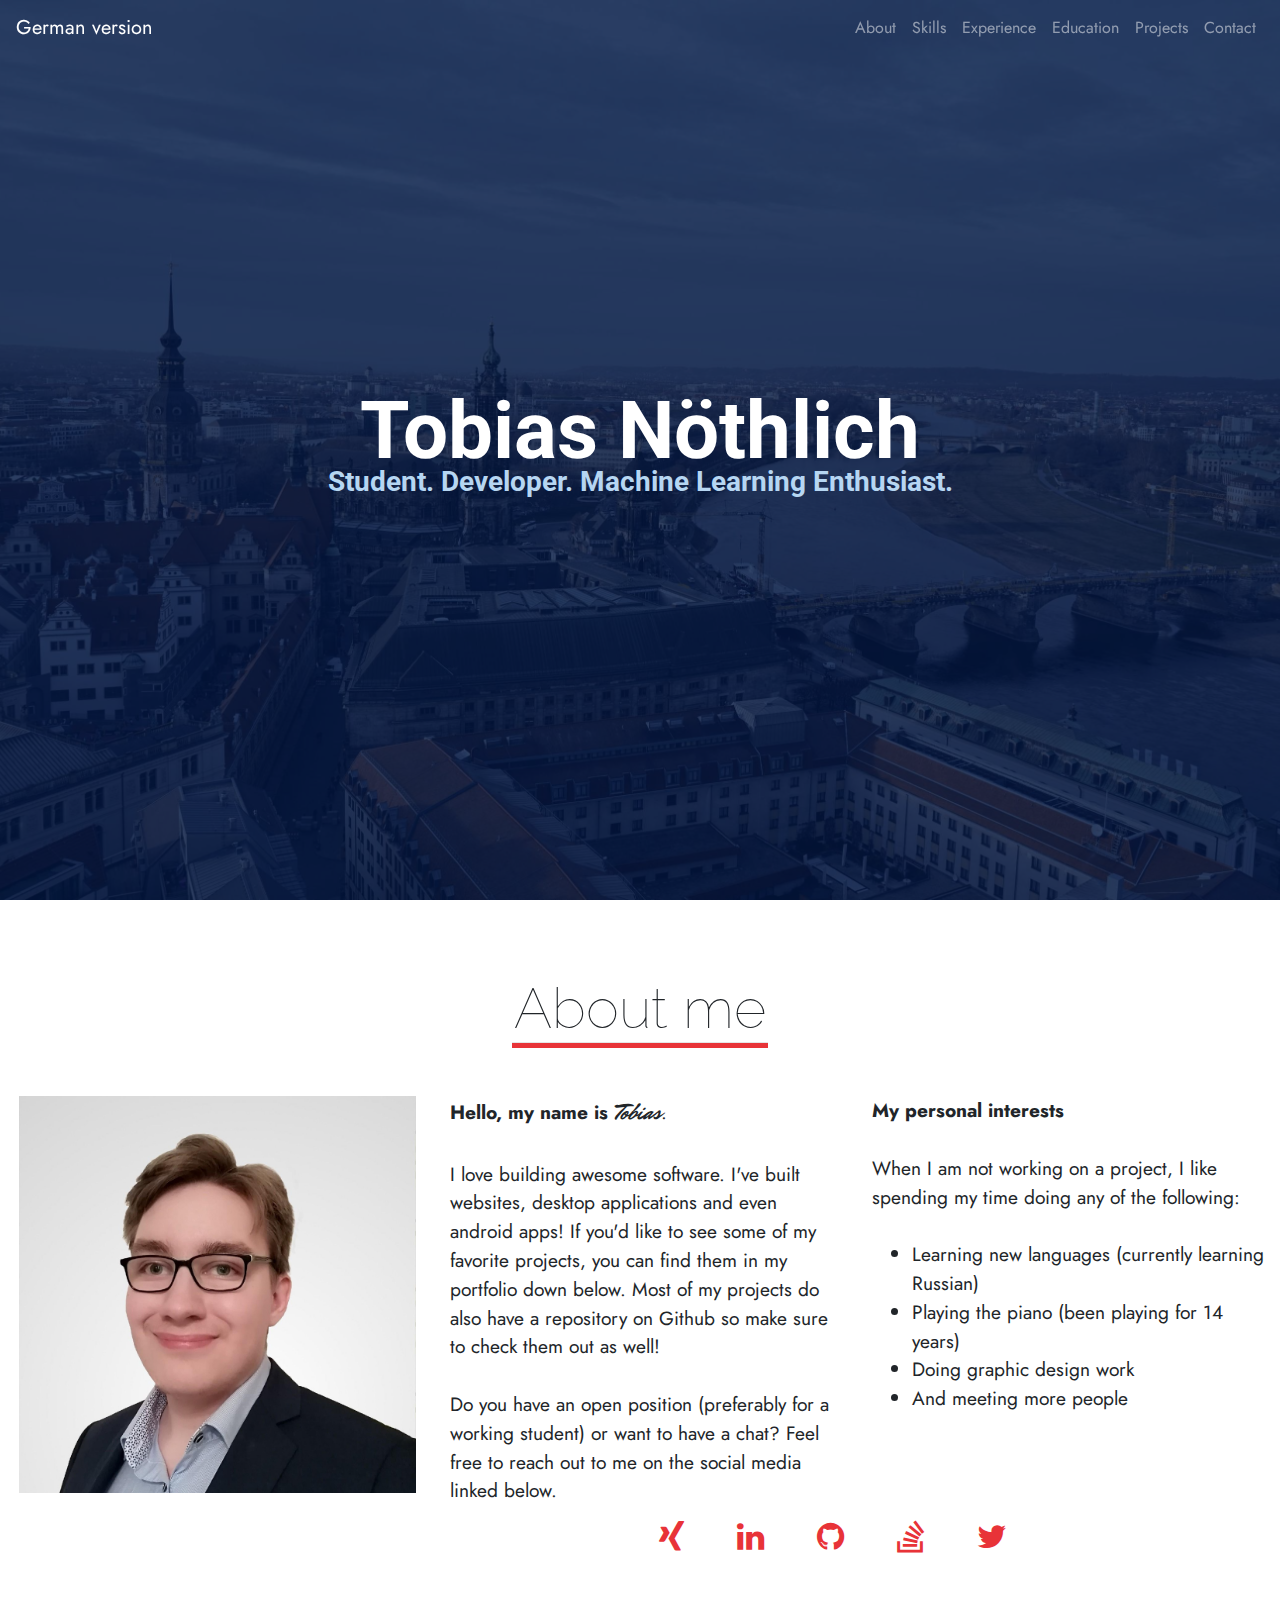
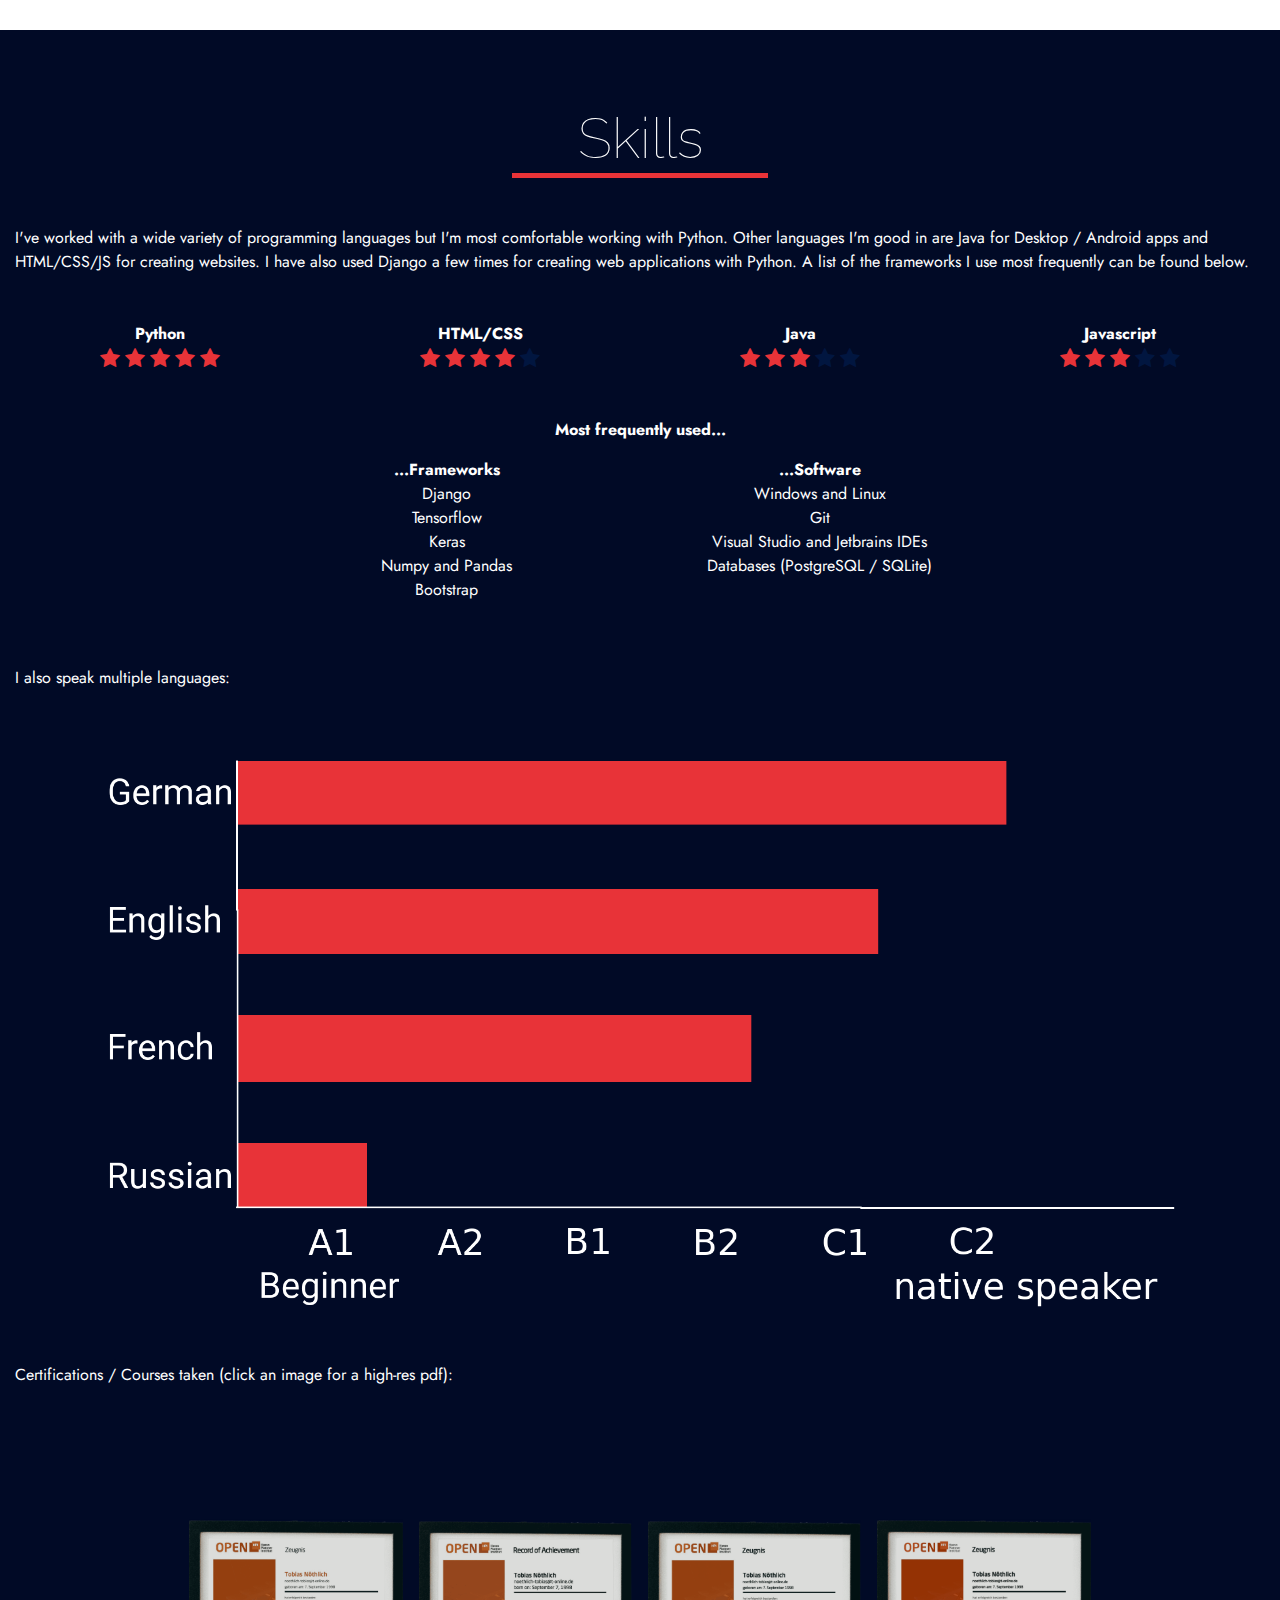
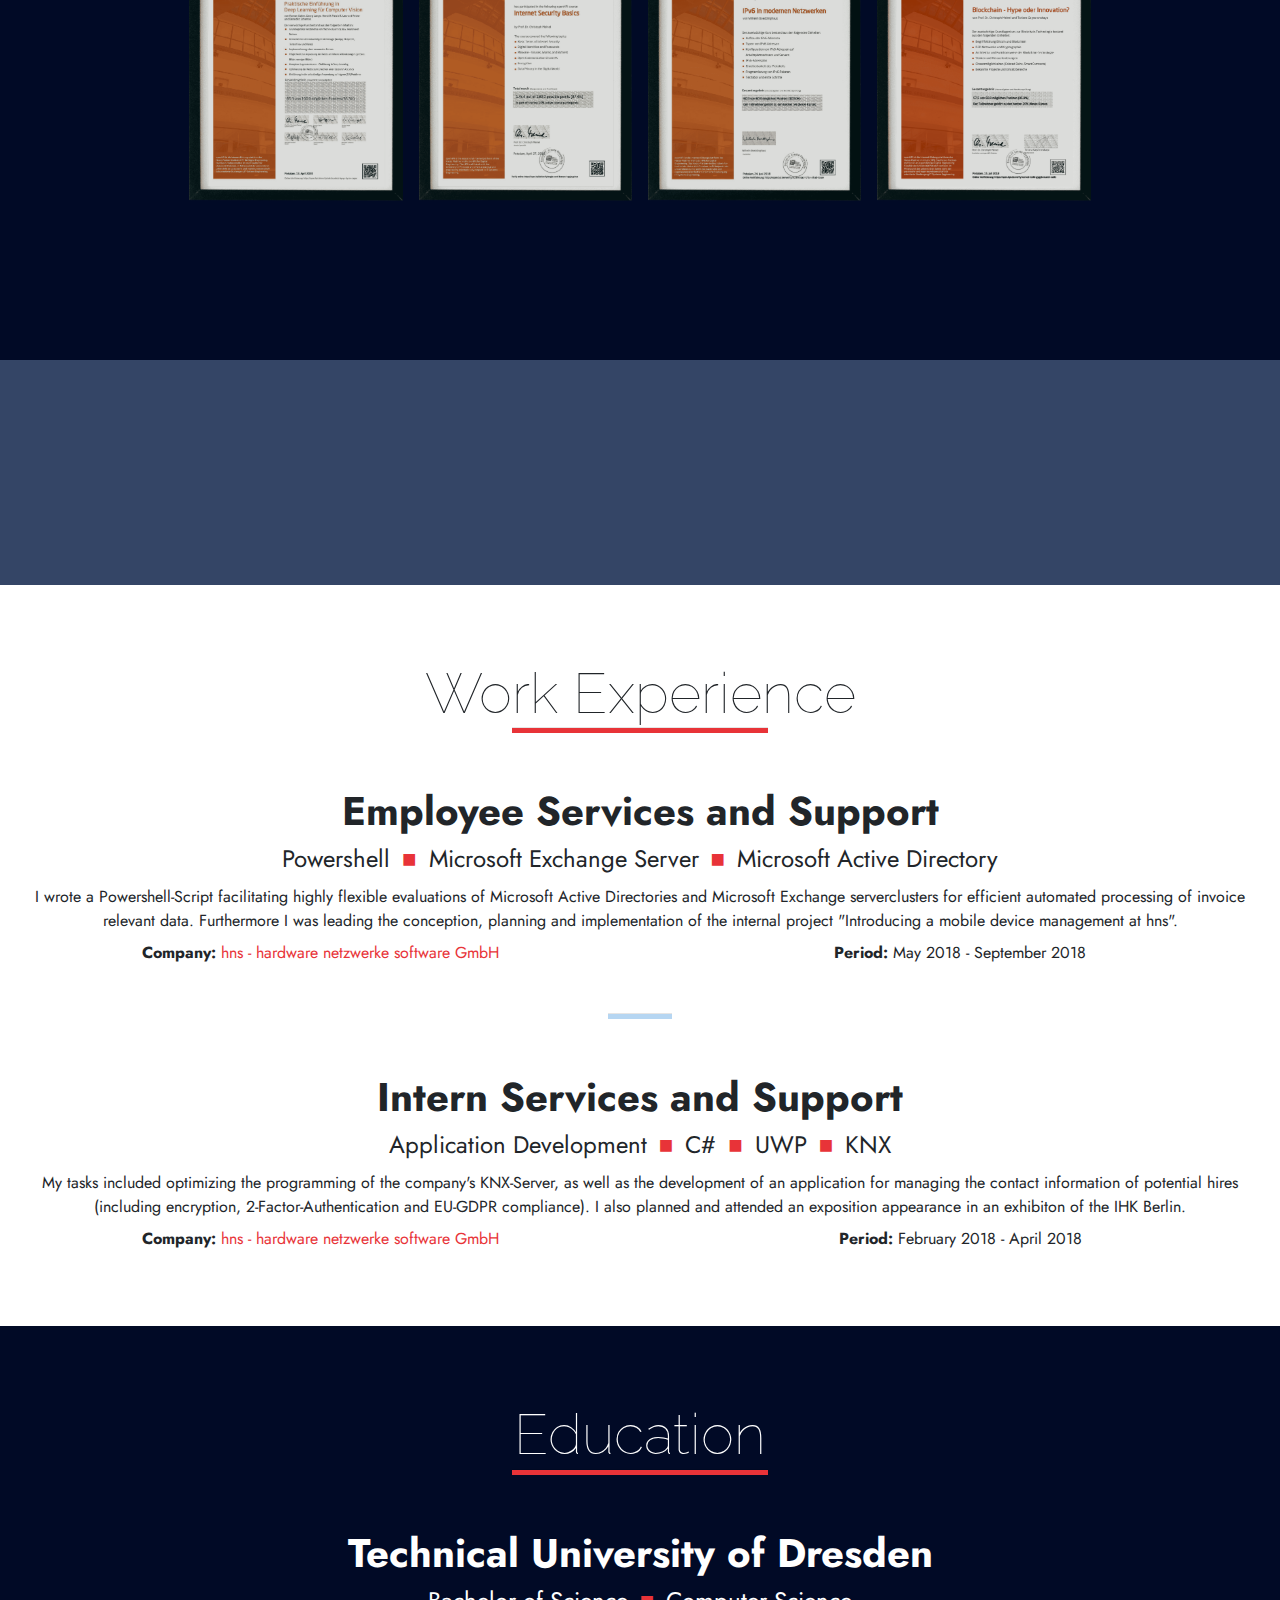
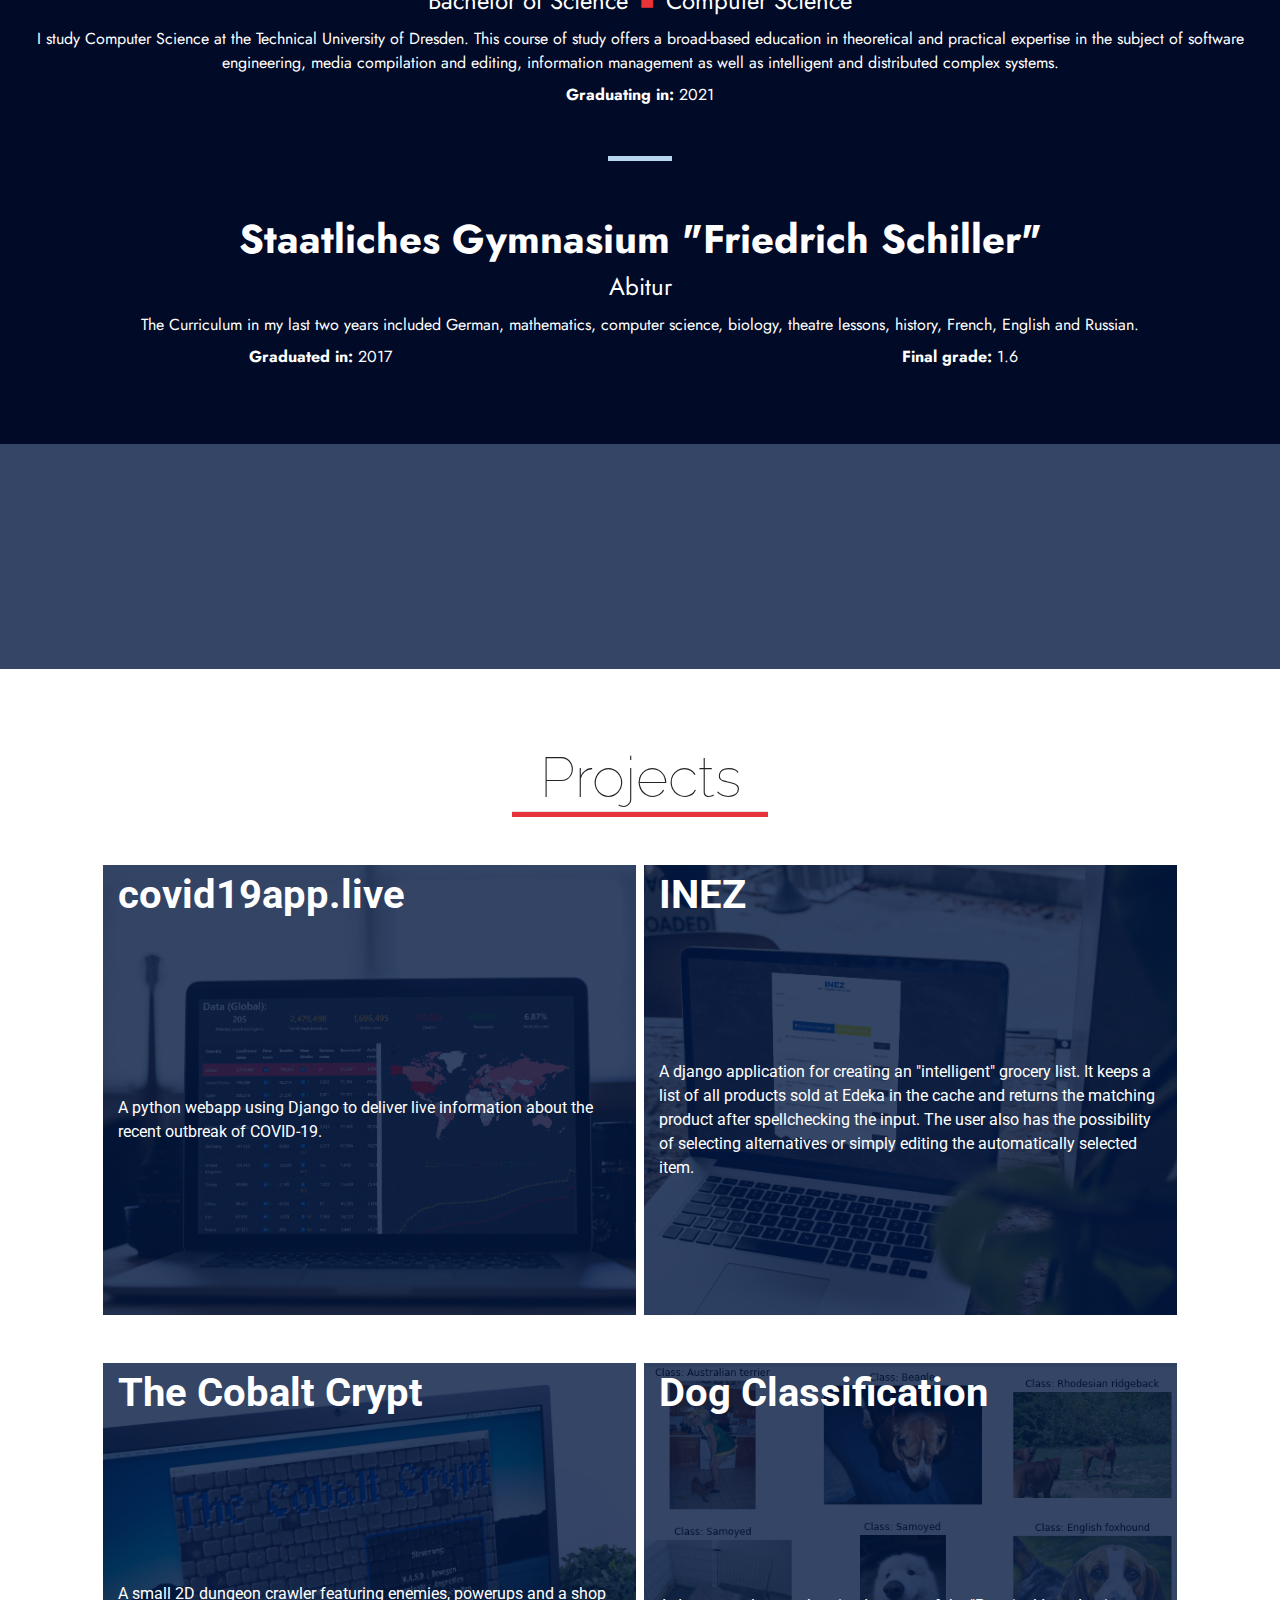
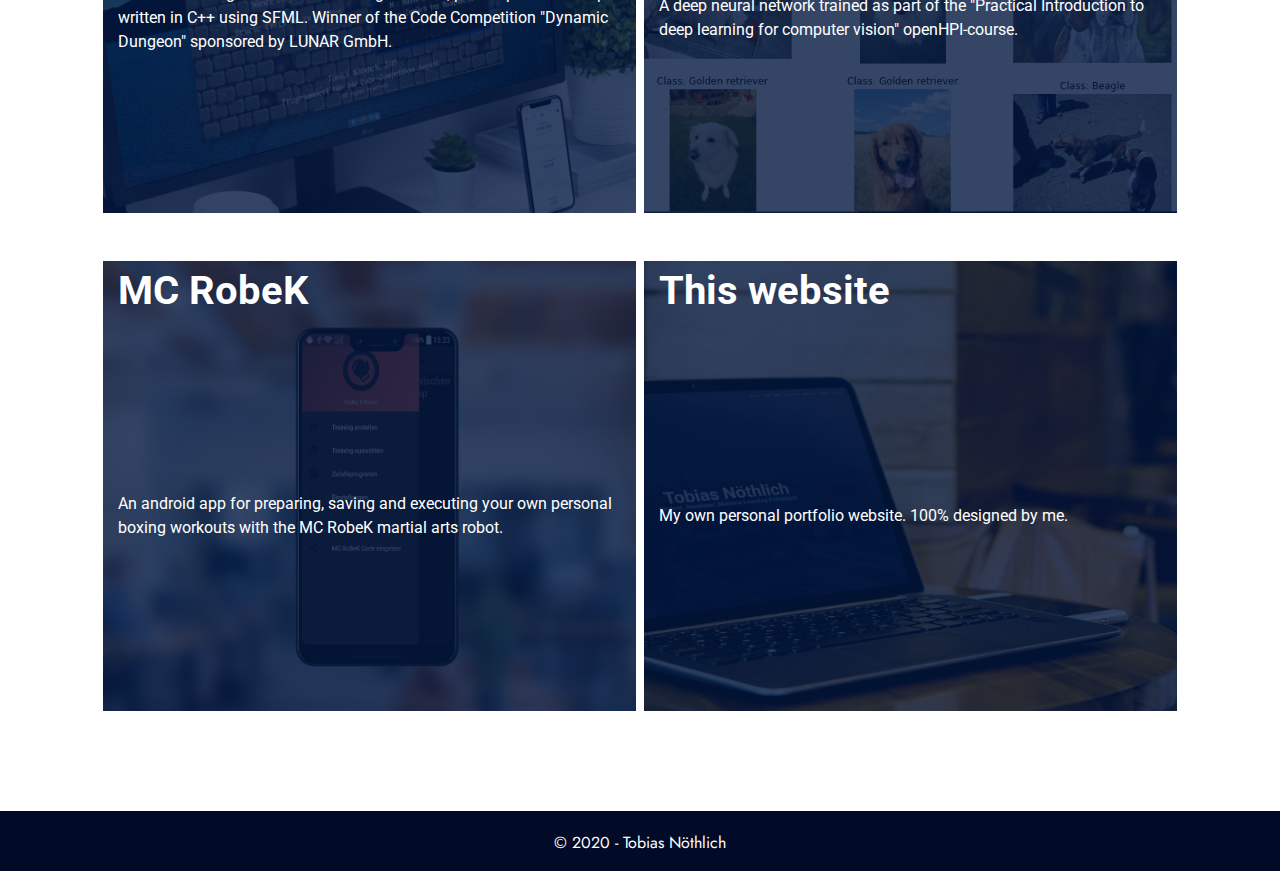
<file: index.html>
<!DOCTYPE html>
<html>
  <head>
    <title>Tobias Nöthlich</title>
    <meta charset="UTF-8">
    <meta name="viewport" content="width=device-width, initial-scale=1.0">
    <link href="https://fonts.googleapis.com/css2?family=Mr+Dafoe&family=Raleway:wght@100;200;300;400&family=Jost:ital,wght@0,400;0,500;0,600;0,700;1,400;1,500&family=Roboto:ital,wght@0,400;0,700;0,900;1,400&display=swap" rel="stylesheet">
    <link rel="stylesheet" href="https://stackpath.bootstrapcdn.com/bootstrap/4.4.1/css/bootstrap.min.css" integrity="sha384-Vkoo8x4CGsO3+Hhxv8T/Q5PaXtkKtu6ug5TOeNV6gBiFeWPGFN9MuhOf23Q9Ifjh" crossorigin="anonymous">
    <link rel="stylesheet" type="text/css" href="css/style.css" >
    <link rel="stylesheet" href="https://cdnjs.cloudflare.com/ajax/libs/font-awesome/4.7.0/css/font-awesome.min.css">
    <link rel="icon" href="favicon.ico">
    <meta name='robots' content='noindex,nofollow' />
  </head>
  <body>
    <nav class="navbar navbar-expand-sm navbar-dark fixed-top">
      <a class="navbar-brand text-white" href="index_de.html">German version</a>
      <button class="navbar-toggler" type="button" data-toggle="collapse" data-target="#navbarSupportedContent" aria-controls="navbarSupportedContent" aria-expanded="false" aria-label="Toggle navigation">
        <span class="navbar-toggler-icon"></span>
      </button>

      <div class="collapse navbar-collapse" id="navbarSupportedContent">
        <ul class="nav navbar-nav ml-auto">
          <li class="nav-item">
            <a class="nav-link" href="#about">About</a>
          </li>
          <li class="nav-item">
            <a class="nav-link" href="#skills">Skills</a>
          </li>
          <li class="nav-item">
            <a class="nav-link" href="#experience">Experience</a>
          </li>
          <li class="nav-item">
            <a class="nav-link" href="#education">Education</a>
          </li>
          <li class="nav-item">
            <a class="nav-link" href="#projects">Projects</a>
          </li>
          <li class="nav-item">
            <a class="nav-link" href="#contact">Contact</a>
          </li>
        </ul>
      </div>
    </nav>
    <noscript>
      <div class="container-fluid">
        <input type="checkbox" name="Confirm">
        <div class="modal">
          <div class="content">
            <h2 class="text-center">Javascript disabled!</h2>
            <p>This site relies on Javascript solely for selected visual effects. Please consider enabling it so everything works as expected.</p>
            <p>Instructions how to do that in your browser can be found <a style="color: #FFF;text-decoration: underline;" href="https://www.enable-javascript.com/">here</a>.</p>
            <p class="w-100 text-center">X</p>
          </div>
        </div>
      </div>
    </noscript>
    <header class="landing overlay parallax page-container">
      <section class='landing-text'>
        <h1>Tobias Nöthlich</h1>
        <h3>Student. Developer. Machine Learning Enthusiast.</h3>
      </section>
    </header>

    <main>
      <section class="content section-light" id="about">
        <div class="container-fluid text-center w-100">
          <div class="row">
            <div class="col text-center">
              <h1 class="heading-handwritten mb-0">About me</h1>
            </div>
          </div>
          <hr />
          <div class="row mt-5">
            <div class="col-md-4 ml-1 mr-1">
                <img src="img/me.jpg" class="img-fluid" alt="It'sa me, Tobias!">
            </div>
            <div class="col">
              <div class="row">
                <div class="col-md about-text">
                  <span class="bold">Hello, my name is</span><span class="handwritten ml-2">Tobias</span>.<br><br>
                  I love building awesome software. I've built websites, desktop applications and even android apps! If you'd like to see some of my favorite projects, you can find them in my portfolio down below. Most of my projects do also have a repository on Github so make sure to check them out as well!
                  <br/><br/>Do you have an open position (preferably for a working student) or want to have a chat? Feel free to reach out to me on the social media linked below.
                </div>
                <div class="col-md about-text">
                  <span class="bold">My personal interests </span> <br><br>
                  When I am not working on a project, I like spending my time doing any of the following:<br><br>
                  <ul>
                    <li>Learning new languages (currently learning Russian)</li>
                    <li>Playing the piano (been playing for 14 years)</li>
                    <li>Doing graphic design work</li>
                    <li>And meeting more people</li>
                  </ul>
                </div>
              </div>
              <div class="row mt-3">
                <div class="col-sm text-center">
                  <a href="https://www.xing.com/profile/Tobias_Noethlich/cv" style="text-decoration:none;"><i class="fa fa-xing fa-2x social mr-5"></i></a>
                  <a href="https://www.linkedin.com/in/tobias-noethlich/" style="text-decoration:none;"><i class="fa fa-linkedin fa-2x mr-5 social"></i></a>
                  <a href="https://github.com/tobinatore" style="text-decoration:none;"><i class="fa fa-github fa-2x mr-5 social"></i></a>
                  <a href="https://stackoverflow.com/users/5918863/tobias-n%c3%b6thlich" style="text-decoration:none;"><i class="fa fa-stack-overflow fa-2x mr-5 social"></i></a>
                  <a href="https://twitter.com/tobiasnoethlich" style="text-decoration:none;"><i class="fa fa-twitter fa-2x mr-5 social"></i></a>
                </div>
              </div>
            </div>

          </div>
        </div>
      </section>

      <section class="section-dark mb-0">
        <div class="container-fluid w-100">
          <div class="row">
            <div class="col text-center">
              <h1 class="heading-handwritten mb-0" id="skills">Skills</h1>
            </div>
          </div>
          <hr />
          <div class="row mt-5">
            <div class="col-md">
              I've worked with a wide variety of programming languages but I'm most comfortable working with Python. Other languages I'm good in are Java for Desktop / Android apps and HTML/CSS/JS for creating websites.
              I have also used Django a few times for creating web applications with Python. A list of the frameworks I use most frequently can be found below.
            </div>
          </div>
          <div class="row mt-5">
            <div class="col-md text-center">
              <span class="bold">Python</span> <br>
              <span class="fa fa-star fa-lg checked"></span>
              <span class="fa fa-star fa-lg checked"></span>
              <span class="fa fa-star fa-lg checked"></span>
              <span class="fa fa-star fa-lg checked"></span>
              <span class="fa fa-star fa-lg checked"></span>
            </div>
            <div class="col-md text-center">
              <span class="bold">HTML/CSS</span> <br>
              <span class="fa fa-star fa-lg checked"></span>
              <span class="fa fa-star fa-lg checked"></span>
              <span class="fa fa-star fa-lg checked"></span>
              <span class="fa fa-star fa-lg checked"></span>
              <span class="fa fa-star fa-lg unchecked"></span>
            </div>
            <div class="col-md text-center">
              <span class="bold">Java</span> <br>
              <span class="fa fa-star fa-lg checked"></span>
              <span class="fa fa-star fa-lg checked"></span>
              <span class="fa fa-star fa-lg checked"></span>
              <span class="fa fa-star fa-lg unchecked"></span>
              <span class="fa fa-star fa-lg unchecked"></span>
            </div>
            <div class="col-md text-center">
              <span class="bold">Javascript</span> <br>
              <span class="fa fa-star fa-lg checked"></span>
              <span class="fa fa-star fa-lg checked"></span>
              <span class="fa fa-star fa-lg checked"></span>
              <span class="fa fa-star fa-lg unchecked"></span>
              <span class="fa fa-star fa-lg unchecked"></span>
            </div>
          </div>
          <div class="row mt-5 text-center">
            <div class="col">
              <span class="bold">Most frequently used...</span>
            </div>
          </div>
          <div class="row mt-3">
            <div class="col-md-2 offset-md-3 text-center">
              <ul style="list-style-type:none">
                <li class="bold">...Frameworks</li>
                <li>Django</li>
                <li>Tensorflow</li>
                <li>Keras</li>
                <li>Numpy and Pandas</li>
                <li>Bootstrap</li>
              </ul>
            </div>
            <div class="col-md-3 offset-md-1 text-center">
              <ul style="list-style-type:none">
                <li class="bold">...Software</li>
                <li>Windows and Linux</li>
                <li>Git</li>
                <li>Visual Studio and Jetbrains IDEs</li>
                <li>Databases (PostgreSQL / SQLite)</li>
              </ul>
            </div>
          </div>
          <div class="row mt-5">
            <div class="col-md">
              I also speak multiple languages:
            </div>
          </div>
          <div class="row mt-5 ml-5 mr-5">
            <img src="img/graph_eng.png" class="img-fluid" alt="German (C2), English (C1), French (B2), Russian (A1)">
          </div>
          <div class="row mt-5">
            <div class="col-md">
              Certifications / Courses taken (click an image for a high-res pdf):
            </div>
          </div>
          <div class="row mt-5 justify-content-center">
            <div class="col-md-2 cert mr-2 resizableImageLarge" id="cert1">
              <a class="project-link" href ='pdf/neuralnets2020_RecordOfAchievement.pdf'></a>
            </div>
            <div class="col-md-2 ml-2 cert mr-2 resizableImageLarge" id="cert2">
              <a class="project-link" href ='pdf/intsec2018_RecordOfAchievement.pdf'></a>
            </div>
            <div class="col-md-2 ml-2 cert mr-2 resizableImageLarge" id="cert3">
              <a class="project-link" href ='pdf/ipv6-2018_RecordOfAchievement.pdf'></a>
            </div>
            <div class="col-md-2 ml-2 cert resizableImageLarge" id="cert4">
              <a class="project-link" href ='pdf/blockchain2018_RecordOfAchievement.pdf'></a>
            </div>
          </div>
        </div>
      </section>

      <div class="img-spacer overlay parallax"></div>

      <section class="content section-light" id="experience">
        <div class="container-fluid text-center w-100">
          <div class="row">
            <div class="col text-center">
              <h1 class="heading-handwritten mb-0">Work Experience</h1>
            </div>
          </div>
          <hr />
          <div class="row mt-5">
            <div class="col-md bold">
              <span class="big-text">Employee Services and Support</span>
            </div>
          </div>
          <div class="row">
            <div class="col-md">
              <span style="font-size:150%;">Powershell <span class="bullet">■</span> Microsoft Exchange Server <span class="bullet">■</span> Microsoft Active Directory</span>
            </div>
          </div>
          <div class="row mt-2">
            <div class="col-md">
              I wrote a Powershell-Script facilitating highly flexible evaluations of Microsoft Active Directories and Microsoft Exchange serverclusters for efficient automated processing of invoice relevant data. Furthermore I was leading the conception, planning and implementation of the internal project "Introducing a mobile device management at hns".
            </div>
          </div>
          <div class="row mt-2">
            <div class="col-md text-center">
              <span class="bold">Company:</span> <a href="https://www.hns.berlin/"> hns - hardware netzwerke software GmbH</a>
            </div>
            <div class="col-md text-center">
              <span class="bold">Period:</span> May 2018 - September 2018
            </div>
        </div>
        <hr class="jobs-spacer mt-5" />
        <div class="row mt-5">
          <div class="col-md bold">
            <span class="big-text">Intern Services and Support</span>
          </div>
        </div>
        <div class="row">
          <div class="col-md">
            <span style="font-size:150%;">Application Development <span class="bullet">■</span> C# <span class="bullet">■</span> UWP <span class="bullet">■</span> KNX</span>
          </div>
        </div>
        <div class="row mt-2">
          <div class="col-md">
            My tasks included optimizing the programming of the company's KNX-Server, as well as the development of an application for managing the contact information of potential hires (including encryption, 2-Factor-Authentication and EU-GDPR compliance). I also planned and attended an exposition appearance in an exhibiton of the IHK Berlin.
          </div>
        </div>
        <div class="row mt-2">
          <div class="col-md text-center">
            <span class="bold">Company:</span> <a href="https://www.hns.berlin/"> hns - hardware netzwerke software GmbH</a>
          </div>
          <div class="col-md text-center">
            <span class="bold">Period:</span> February 2018 - April 2018
          </div>
      </div>
      </div>
    </section>
    <section id="education" class="section-dark">
      <div class="container-fluid text-center w-100">
        <div class="row">
          <div class="col text-center">
            <h1 class="heading-handwritten mb-0">Education</h1>
          </div>
        </div>
        <hr />
        <div class="row mt-5">
          <div class="col-md bold">
            <span class="big-text">Technical University of Dresden</span>
          </div>
        </div>
        <div class="row">
          <div class="col-md">
            <span style="font-size:150%;">Bachelor of Science <span class="bullet">■</span> Computer Science</span>
          </div>
        </div>
        <div class="row mt-2">
          <div class="col-md">
            I study Computer Science at the Technical University of Dresden. This course of study offers a broad-based education in theoretical and practical expertise in the subject of software engineering, media compilation and editing, information management as well as intelligent and distributed complex systems.
          </div>
        </div>
        <div class="row mt-2">
          <div class="col-md text-center">
            <span class="bold">Graduating in:</span> 2021
          </div>
        </div>
        <hr class="jobs-spacer mt-5" />
        <div class="row mt-5">
          <div class="col-md bold">
            <span class="big-text">Staatliches Gymnasium "Friedrich Schiller"</span>
          </div>
        </div>
        <div class="row">
          <div class="col-md">
            <span style="font-size:150%;">Abitur</span>
          </div>
        </div>
        <div class="row mt-2">
          <div class="col-md">
            The Curriculum in my last two years included German, mathematics, computer science, biology, theatre lessons, history, French, English and Russian.
          </div>
        </div>
        <div class="row mt-2">
          <div class="col-md text-center">
            <span class="bold">Graduated in:</span> 2017
          </div>
          <div class="col-md text-center">
            <span class="bold">Final grade:</span> 1.6
          </div>
        </div>
      </div>
    </section>
    <div class="img-spacer-proj overlay parallax"></div>
    <section class="section-light" id="projects">
      <div class="container-fluid text-center w-100">
        <div class="row">
          <div class="col text-center">
            <h1 class="heading-handwritten mb-0">Projects</h1>
          </div>
        </div>
        <hr />
        <div class="row mt-5 justify-content-center">
          <div class="col-md-5 mock-1 mr-2 overlay resizableImage" id="mock1">
            <div class="mock-heading bold big-text">
              covid19app.live
            </div>
            <div class="mock-text">
              A python webapp using Django to deliver live information about the recent outbreak of COVID-19.
            </div>
            <a class="project-link" href ='https://github.com/tobinatore/COVID19-Tracker'></a>
          </div>
          <div class="col-md-5 mock-2 overlay resizableImage" id="mock2">
            <div class="mock-heading bold big-text">
              INEZ
            </div>
            <div class="mock-text">
              A django application for creating an "intelligent" grocery list. It keeps a list of all products sold at Edeka in the cache and returns the matching product after spellchecking the input. The user also has the possibility of selecting alternatives or simply editing the automatically selected item.
            </div>
            <a class="project-link" href ='https://github.com/tobinatore/inez'></a>
          </div>
        </div>
        <div class="row mt-5 justify-content-center">
          <div class="col-md-5 mock-3 mr-2 overlay resizableImage" id="mock3">
            <div class="mock-heading bold big-text">
              The Cobalt Crypt
            </div>
            <div class="mock-text">
              A small 2D dungeon crawler featuring enemies, powerups and a shop written in C++ using SFML. Winner of the Code Competition "Dynamic Dungeon" sponsored by LUNAR GmbH.
            </div>
            <a class="project-link" href ='https://github.com/tobinatore/the_cobalt_crypt'></a>
          </div>
          <div class="col-md-5 mock-4 overlay resizableImage" id="mock4">
            <div class="mock-heading bold big-text">
              Dog Classification
            </div>
            <div class="mock-text">
              A deep neural network trained as part of the "Practical Introduction to deep learning for computer vision" openHPI-course.
            </div>
            <a class="project-link" href ='https://colab.research.google.com/drive/1YIY6viVYDyUBg6B-ZW0-NRJGZSZxHcTb'></a>
          </div>
        </div>
        <div class="row mt-5 justify-content-center">
          <div class="col-md-5 mock-5 mr-2 overlay resizableImage" id="mock5">
            <div class="mock-heading bold big-text">
              MC RobeK
            </div>
            <div class="mock-text">
              An android app for preparing, saving and executing your own personal boxing workouts with the MC RobeK martial arts robot.
            </div>
            <a class="project-link" href ='https://github.com/tobinatore/mc_robek_app'></a>
          </div>
          <div class="col-md-5 mock-6 overlay resizableImage" id="mock6">
            <div class="mock-heading bold big-text">
              This website
            </div>
            <div class="mock-text">
              My own personal portfolio website. 100% designed by me.
            </div>
            <a class="project-link" href ='#'></a>
          </div>
        </div>
      </div>
    </section>
  </main>

    <script src="https://code.jquery.com/jquery-3.4.1.slim.min.js" integrity="sha384-J6qa4849blE2+poT4WnyKhv5vZF5SrPo0iEjwBvKU7imGFAV0wwj1yYfoRSJoZ+n" crossorigin="anonymous"></script>
    <script src="https://cdn.jsdelivr.net/npm/popper.js@1.16.0/dist/umd/popper.min.js" integrity="sha384-Q6E9RHvbIyZFJoft+2mJbHaEWldlvI9IOYy5n3zV9zzTtmI3UksdQRVvoxMfooAo" crossorigin="anonymous"></script>
    <script src="https://stackpath.bootstrapcdn.com/bootstrap/4.4.1/js/bootstrap.min.js" integrity="sha384-wfSDF2E50Y2D1uUdj0O3uMBJnjuUD4Ih7YwaYd1iqfktj0Uod8GCExl3Og8ifwB6" crossorigin="anonymous"></script>
  </body>

<script>
  $(document).ready(function(){
    $("div[id^=" + 'mock' + "]").hover(function(){
      $(this).toggleClass("overlay");
      $(this).children().toggleClass("hidden");
    });

    $('body').scrollspy({
      target: '#navbarSupportedContent',
      offset: 50
    });
  });

  // Get the necessary elements first
  var nav = $(".navbar");
  var light = $(".section-light")[0];

  // Trigger event every time you scroll
  window.onscroll = function() {
    // Get boundries of your div (top, bottom, left, right)
    var position = light.getBoundingClientRect();
      // Check your divs position and add/remove your desired class
      if (position.top < 85) {
        nav.addClass('blue');
        nav.addClass('shadow-bot');
      } else {
        nav.removeClass("blue");
        nav.removeClass('shadow-bot');
      }
    }
</script>
<footer class="blue">
  <div class="copyright">
    <p>&copy 2020 - Tobias Nöthlich</p>
  </div>
</footer>
</html>
</file>
<file: css/style.css>
html, body {
  height: 100%;
  width: 100%;
  box-sizing: border-box;
  font-family: 'Jost', 'Roboto', sans-serif;
}

* {
    box-sizing: inherit;
}

:root{
  scrollbar-width: none !important;
}

a {
  color: #E83338;
}

a:hover {
  color: #011640;
  text-decoration: none;
}

.landing {
  background: url('../img/dresden.jpg') no-repeat 50% 50%;
  background-attachment: fixed;
  background-position: center;
  background-repeat: no-repeat;
  background-size: cover;
  display: table;
  width: 100%;
  height: 100%;
}

.landing-text {
  display: table-cell;
  vertical-align: middle;
  text-align: center;
}

.landing-text h1 {
  font-family: 'Roboto', sans-serif;
  font-weight: 700;
  font-size: 500%;
  line-height: .8;
  color: white;
  z-index: 1;
}

.landing-text h3 {
  font-family: 'Roboto', sans-serif;
  font-weight: 700;
  line-height: .8;
  color: #B6D6F2;
  z-index: 1;
}
.overlay {
  position: relative;
  z-index: 0;
}

.overlay::after {
    content: '';
    position: absolute;
    top: 0;
    left: 0;
    width: 100%;
    height: 100%;
    background: #011640;
    opacity: .8;
    /* !!! */
    z-index: -1;
}

.heading-handwritten {
  font-family: 'Raleway', sans-serif;
  font-size: 350%;
  font-weight: 100;
}

/* width */
::-webkit-scrollbar {
  width: 0px;
  opacity: .1;
}

/* Track */
::-webkit-scrollbar-track {
  opacity: 0.0;
}

/* Handle */
::-webkit-scrollbar-thumb {
  background: #272F32;
}

/* Handle on hover */
::-webkit-scrollbar-thumb:hover {
  background: #555;
}

hr {
  border-bottom: 5px solid #E83338;
  width: 20vw;
  margin-top: 0px;
}

.about-text {
  text-align: left;
  font-size: 120%;
}

.bold {
  font-weight: 700;
}

.handwritten {
  font-family:'Mr Dafoe';
  font-size: 120%;
}

section {
    margin: 0 auto;
    padding: 75px 0;
    position: relative;
}

.content {
  background: white;
  z-index: 3;
}
.section-dark {
  background-color: #010A26;
  color: white;
}

.checked {
  color: #E83338;
}

.unchecked {
  color: #011640;
}

#languageChart {
  width: 100%;
}

.social {
  color: #E83338;
}

.social:hover {
  color: #011640;
}

.img-spacer {
  height: 25vh;
  width: 100%;
  background: url('../img/coding.jpg') no-repeat 50% 50%;
  background-attachment: fixed;
  background-position: center;
  background-repeat: no-repeat;
  background-size: cover;
}

.img-spacer-proj {
  height: 25vh;
  width: 100%;
  background: url('../img/projects.jpg') no-repeat 50% 50%;
  background-attachment: fixed;
  background-position: center;
  background-repeat: no-repeat;
  background-size: cover;
}

.bullet {
  padding-left: 5px;
  padding-right: 5px;
  color: #E83338;
}

.big-text {
  font-size: 250%;
}

.jobs-spacer {
  border-bottom: 5px solid #B6D6F2;
  width: 5vw;
}

.mock-1 {
  background: url('../img/mockup1.jpg') no-repeat 50% 50%;
  background-position: center;
  background-repeat: no-repeat;
  background-size: cover;
  width: 100%;
  height: 50vh;
  display: table;
}

.mock-2 {
  background: url('../img/mockup2.jpg') no-repeat 50% 50%;
  background-position: center;
  background-repeat: no-repeat;
  background-size: cover;
  width: 100%;
  height: 50vh;
  display: table;
}

.mock-3 {
  background: url('../img/mockup3.jpg') no-repeat 50% 50%;
  background-position:top;
  background-repeat: no-repeat;
  background-size: cover;
  width: 100%;
  height: 50vh;
  display: table;
}
.mock-4 {
  background: url('../img/mockup4.jpg') no-repeat 50% 50%;
  background-position: center;
  background-repeat: no-repeat;
  background-size: cover;
  width: 100%;
  height:50vh;
  display: table;
}
.mock-5 {
  background: url('../img/mockup5.jpg') no-repeat 50% 50%;
  background-position: center;
  background-repeat: no-repeat;
  background-size: cover;
  width: 100%;
  height:50vh;
  display: table;
}
.mock-6 {
  background: url('../img/mockup6.jpg') no-repeat 50% 50%;
  background-position: center;
  background-repeat: no-repeat;
  background-size: cover;
  width: 100%;
  height:50vh;
  display: table;
}

.mock-heading {
  font-family:'Roboto';
  color:white;
  display: table-header-group;
  vertical-align: top;
  text-align: left;
}

.mock-text {
  font-family:'Roboto';
  color:white;
  display: table-cell;
  vertical-align: middle;
  text-align: left;
}

.resizableImage:hover {
  transform: scale(1.2);
  z-index:10;
}
.resizableImage {
  transition: transform .5s ease;
}

.resizableImageLarge:hover {
  transform: scale(2);

  z-index:10;
}
.resizableImageLarge {
  transition: transform .5s ease;
}


.hidden {
  display: none;
}

.navbar-nav li>a:hover,.navbar-nav li>a:focus,.navbar-nav li.active {
    color: #B6D6F2;
}

.blue {
  background-color: #010A26;
}

#noscript-warning {
  color : #FFF;
  background: #E83338;
}

#noscript-warning > a {
  color: #010A26;
}

.modal {
  position: fixed;
  top: 0;
  right: 0;
  left: 0;
  bottom: 0;
  z-index: 100;
  text-align: center;
  display: block;
  /* Fallback for legacy browsers */
  background-color: rgba(0,0,0,0.6);
}

.modal::before {
  content: '';
  display: inline-block;
  height: 100%;
  vertical-align: middle;
  margin: 0;
}
.modal > .content {
   text-align: left;
   display: inline-block;
   background-color: #E83338;
   box-sizing: border-box;
   color: white;
   position: relative;
   width: 500px;
   padding: 20px;
 }

 .close-modal {
   display:flex;
   cursor:pointer;
}

input:checked + .modal, input:checked {
  display:none;
}

input {
  position: fixed;
  display: block;
  opacity: 0;
  top: 49vh;
  left: 50vw;
  z-index: 999;
  cursor: pointer;
}

.project-link {
  position:absolute;
  top:0px;
  left:0px;
  width:100%;
  height:100%;
  display:inline;
}

.cert {
  width: 100%;
  height: 50vh;
}

#cert1 {
  background: url(../img/certificate1.png) no-repeat;
  background-position: left;
  background-size: contain;
}

#cert2 {
  background: url(../img/certificate2.png) no-repeat;
  background-position: left;
  background-size: contain;
}

#cert3 {
  background: url(../img/certificate3.png) no-repeat;
  background-position: left;
  background-size: contain;
}

#cert4 {
  background: url(../img/certificate4.png) no-repeat;
  background-position: left;
  background-size: contain;
}

.shadow-bot {
  box-shadow: 0 15px 10px -10px rgba(0, 0, 0, 0.5), 0 1px 4px rgba(0, 0, 0, 0.5), 0 0 40px rgba(0, 0, 0, 0.5) inset;
}

footer {
  margin-top: 25px;
  left: 0;
  bottom: 0;
  width: 100%;
  text-align: center;
  color: white;
  height: 60px;
}
.copyright {
  padding-top: 20px;
}
</file>
